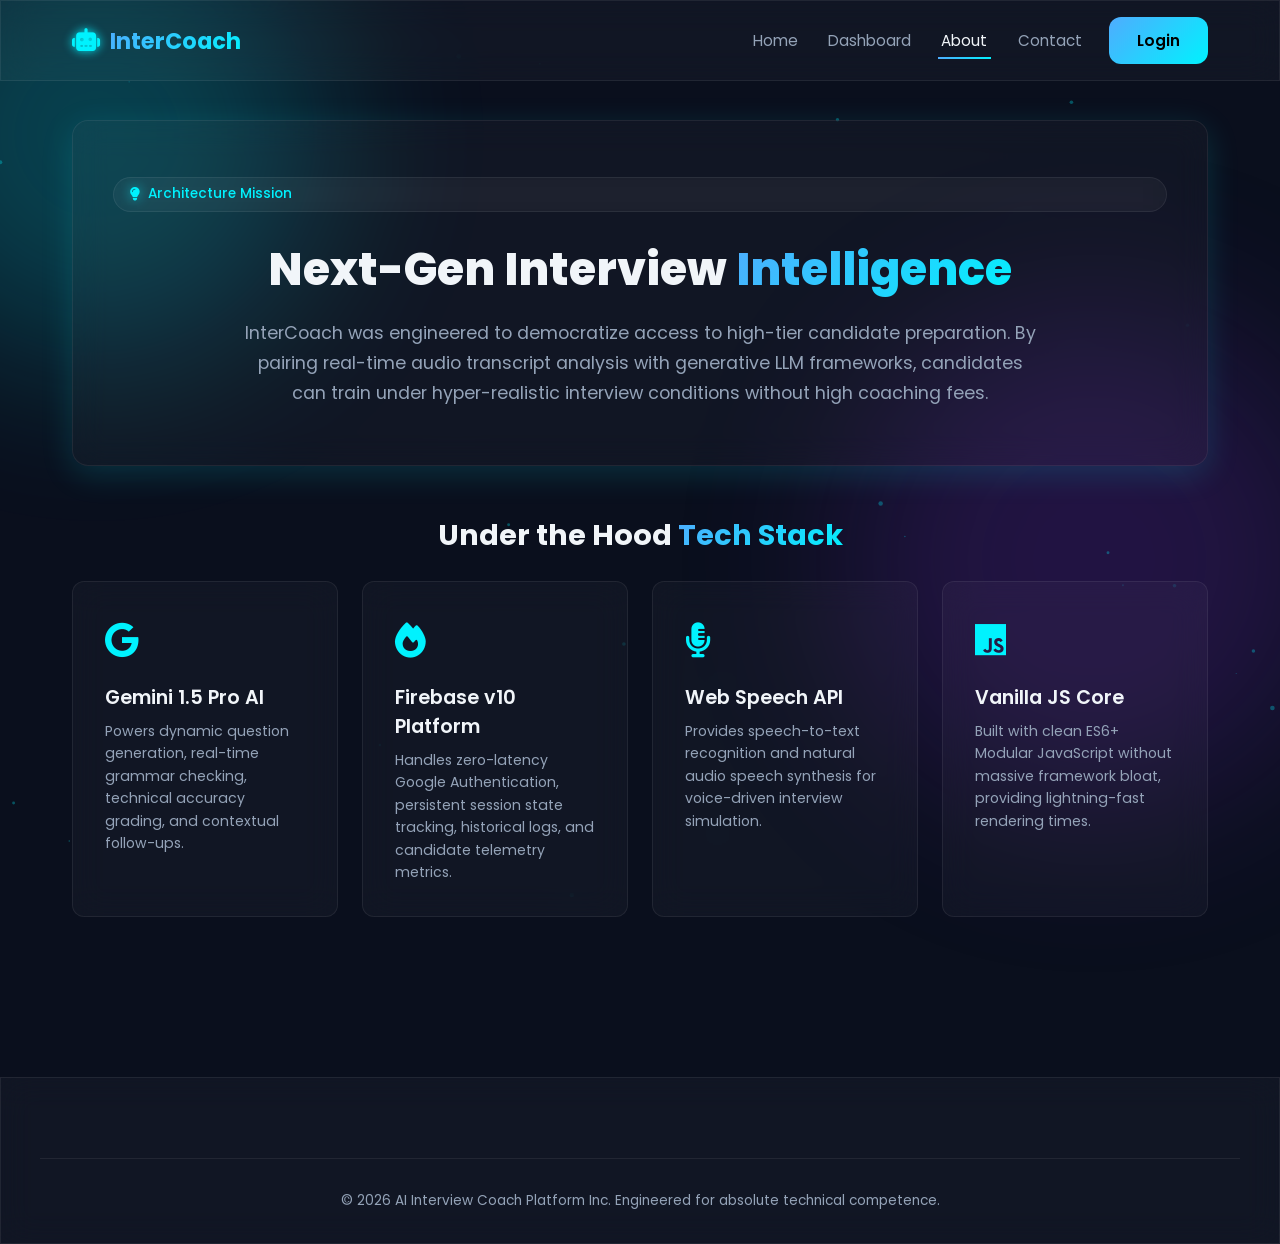
<file: about.html>
<!DOCTYPE html>
<html lang="en">
<head>
    <meta charset="UTF-8">
    <meta name="viewport" content="width=device-width, initial-scale=1.0">
    <title>AI Interview Coach - About Platform</title>
    <!-- Google Fonts -->
    <link rel="preconnect" href="https://fonts.googleapis.com">
    <link rel="preconnect" href="https://fonts.gstatic.com" crossorigin>
    <link href="https://fonts.googleapis.com/css2?family=Poppins:wght@300;400;500;600;700;800&display=swap" rel="stylesheet">
    <!-- Font Awesome Icons -->
    <link rel="stylesheet" href="https://cdnjs.cloudflare.com/ajax/libs/font-awesome/6.4.0/css/all.min.css">
    <!-- Stylesheets -->
    <link rel="stylesheet" href="css/style.css">
    <style>
        .about-workspace-container {
            max-width: 1200px;
            margin: 0 auto;
            padding: 120px 2rem 60px 2rem;
            position: relative;
            z-index: 2;
            display: flex;
            flex-direction: column;
            gap: 3rem;
        }

        .about-hero-card {
            border-radius: var(--radius-lg);
            padding: 3.5rem 2.5rem;
            text-align: center;
            box-shadow: var(--shadow-neon);
        }

        .about-hero-card h1 {
            font-size: 2.8rem;
            font-weight: 800;
            margin-bottom: 1rem;
        }

        .about-hero-card p {
            color: var(--text-muted);
            font-size: 1.1rem;
            max-width: 800px;
            margin: 0 auto;
            line-height: 1.7;
        }

        /* Technology Matrix Section */
        .tech-stack-section h2 {
            font-size: 1.8rem;
            font-weight: 700;
            margin-bottom: 1.5rem;
            text-align: center;
        }

        .tech-grid {
            display: grid;
            grid-template-columns: repeat(auto-fit, minmax(260px, 1fr));
            gap: 1.5rem;
        }

        .tech-card {
            border-radius: var(--radius-md);
            padding: 2rem;
            transition: var(--transition-smooth);
        }

        .tech-card:hover {
            transform: translateY(-5px);
            border-color: var(--cyan-glow);
        }

        .tech-card-icon {
            font-size: 2.2rem;
            color: var(--cyan-glow);
            margin-bottom: 1rem;
        }

        .tech-card h3 {
            font-size: 1.2rem;
            font-weight: 600;
            margin-bottom: 0.5rem;
        }

        .tech-card p {
            color: var(--text-muted);
            font-size: 0.88rem;
            line-height: 1.6;
        }

        /* Developer Profile Card */
        .developer-profile-card {
            border-radius: var(--radius-lg);
            padding: 3rem;
            display: grid;
            grid-template-columns: 200px 1fr;
            gap: 2.5rem;
            align-items: center;
        }

        .developer-avatar-wrapper img {
            width: 100%;
            height: 200px;
            border-radius: var(--radius-lg);
            object-fit: cover;
            border: 2px solid var(--cyan-glow);
            box-shadow: 0 0 20px rgba(0, 242, 254, 0.2);
        }

        .developer-info h3 {
            font-size: 1.8rem;
            font-weight: 700;
            margin-bottom: 0.25rem;
        }

        .developer-info h4 {
            color: var(--cyan-glow);
            font-size: 0.95rem;
            font-weight: 500;
            margin-bottom: 1rem;
        }

        .developer-info p {
            color: var(--text-muted);
            font-size: 0.95rem;
            line-height: 1.6;
            margin-bottom: 1.5rem;
        }

        .developer-socials {
            display: flex;
            gap: 1rem;
        }

        @media (max-width: 768px) {
            .developer-profile-card {
                grid-template-columns: 1fr;
                text-align: center;
            }

            .developer-avatar-wrapper {
                max-width: 200px;
                margin: 0 auto;
            }

            .developer-socials {
                justify-content: center;
            }
        }
    </style>
</head>
<body class="dark-theme">
    <!-- Background Layering -->
    <div class="blob blob-1"></div>
    <div class="blob blob-2"></div>
    <canvas id="particle-canvas"></canvas>

    <!-- Global Navigation Bar -->
    <nav class="navbar glass">
        <div class="nav-container">
            <a href="index.html" class="nav-logo">
                <i class="fa-solid fa-robot neon-text-icon"></i>
                <span class="gradient-text">InterCoach</span>
            </a>
            <ul class="nav-menu">
                <li><a href="index.html" class="nav-item">Home</a></li>
                <li><a href="dashboard.html" class="nav-item">Dashboard</a></li>
                <li><a href="about.html" class="nav-item active">About</a></li>
                <li><a href="contact.html" class="nav-item">Contact</a></li>
                <li><a href="login.html" class="btn btn-primary btn-glow">Login</a></li>
            </ul>
        </div>
    </nav>

    <!-- Main Content Workspace -->
    <main class="about-workspace-container">
        
        <!-- Platform Hero Banner -->
        <section class="about-hero-card glass">
            <div class="badge glass">
                <i class="fa-solid fa-lightbulb text-glow"></i> Architecture Mission
            </div>
            <h1>Next-Gen Interview <span class="gradient-text">Intelligence</span></h1>
            <p>
                InterCoach was engineered to democratize access to high-tier candidate preparation. By pairing real-time audio transcript analysis with generative LLM frameworks, candidates can train under hyper-realistic interview conditions without high coaching fees.
            </p>
        </section>

        <!-- Technology Stack Grid -->
        <section class="tech-stack-section">
            <h2>Under the Hood <span class="gradient-text">Tech Stack</span></h2>
            <div class="tech-grid">
                <div class="tech-card glass">
                    <div class="tech-card-icon"><i class="fa-brands fa-google"></i></div>
                    <h3>Gemini 1.5 Pro AI</h3>
                    <p>Powers dynamic question generation, real-time grammar checking, technical accuracy grading, and contextual follow-ups.</p>
                </div>
                <div class="tech-card glass">
                    <div class="tech-card-icon"><i class="fa-solid fa-fire"></i></div>
                    <h3>Firebase v10 Platform</h3>
                    <p>Handles zero-latency Google Authentication, persistent session state tracking, historical logs, and candidate telemetry metrics.</p>
                </div>
                <div class="tech-card glass">
                    <div class="tech-card-icon"><i class="fa-solid fa-microphone-lines"></i></div>
                    <h3>Web Speech API</h3>
                    <p>Provides speech-to-text recognition and natural audio speech synthesis for voice-driven interview simulation.</p>
                </div>
                <div class="tech-card glass">
                    <div class="tech-card-icon"><i class="fa-brands fa-js"></i></div>
                    <h3>Vanilla JS Core</h3>
                    <p>Built with clean ES6+ Modular JavaScript without massive framework bloat, providing lightning-fast rendering times.</p>
                </div>
            </div>
        </section>



    </main>

    <!-- Footer Component -->
    <footer class="footer-component glass">
        <div class="footer-bottom-bar text-center">
            <p>&copy; 2026 AI Interview Coach Platform Inc. Engineered for absolute technical competence.</p>
        </div>
    </footer>

    <!-- Shared Core Utility Layer -->
    <script type="module" src="js/utils.js"></script>
    <script>
        document.addEventListener('DOMContentLoaded', () => {
            // Background Canvas Engine
            const canvas = document.getElementById('particle-canvas');
            if(canvas) {
                const ctx = canvas.getContext('2d');
                let particles = [];
                function resize() { canvas.width = window.innerWidth; canvas.height = window.innerHeight; }
                resize(); window.addEventListener('resize', resize);

                class Particle {
                    constructor() {
                        this.x = Math.random() * canvas.width;
                        this.y = Math.random() * canvas.height;
                        this.size = Math.random() * 2 + 0.5;
                        this.speedX = Math.random() * 0.3 - 0.15;
                        this.speedY = Math.random() * 0.3 - 0.15;
                    }
                    update() {
                        this.x += this.speedX; this.y += this.speedY;
                        if(this.x > canvas.width || this.x < 0) this.speedX *= -1;
                        if(this.y > canvas.height || this.y < 0) this.speedY *= -1;
                    }
                    draw() {
                        ctx.fillStyle = 'rgba(0, 242, 254, 0.3)';
                        ctx.beginPath(); ctx.arc(this.x, this.y, this.size, 0, Math.PI * 2); ctx.fill();
                    }
                }
                for(let i=0; i<40; i++) particles.push(new Particle());
                function animate() {
                    ctx.clearRect(0, 0, canvas.width, canvas.height);
                    particles.forEach(p => { p.update(); p.draw(); });
                    requestAnimationFrame(animate);
                }
                animate();
            }
        });
    </script>
</body>
</html>
</file>
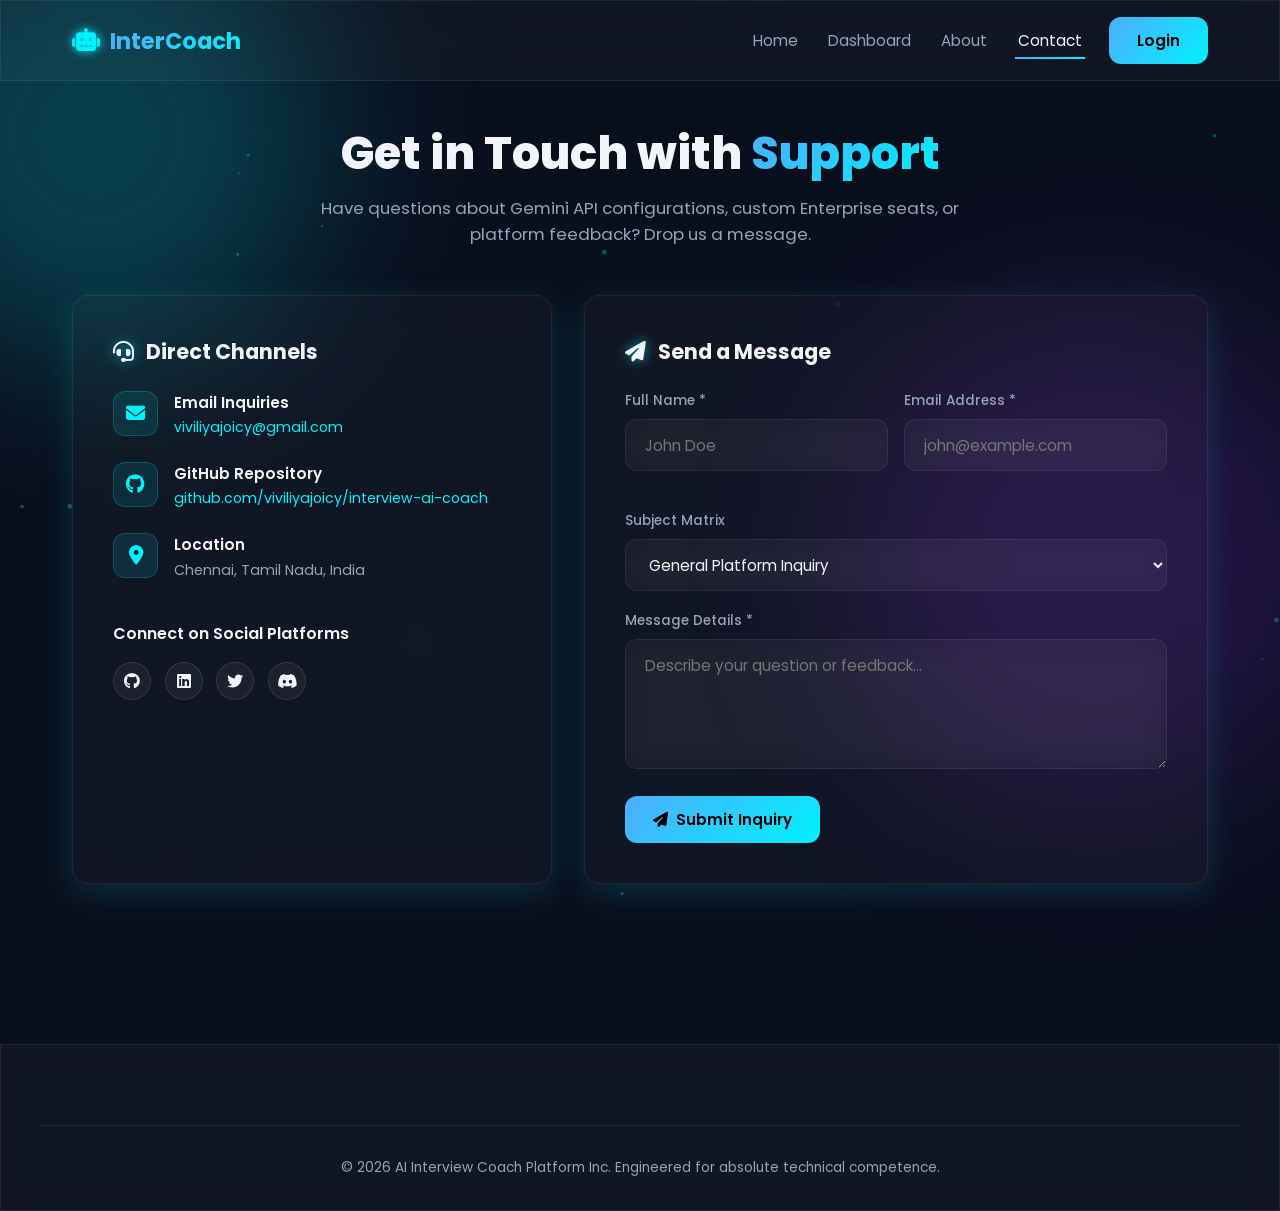
<file: contact.html>
<!DOCTYPE html>
<html lang="en">
<head>
    <meta charset="UTF-8">
    <meta name="viewport" content="width=device-width, initial-scale=1.0">
    <title>AI Interview Coach - Contact & Support</title>
    <!-- Google Fonts -->
    <link rel="preconnect" href="https://fonts.googleapis.com">
    <link rel="preconnect" href="https://fonts.gstatic.com" crossorigin>
    <link href="https://fonts.googleapis.com/css2?family=Poppins:wght@300;400;500;600;700;800&display=swap" rel="stylesheet">
    <!-- Font Awesome Icons -->
    <link rel="stylesheet" href="https://cdnjs.cloudflare.com/ajax/libs/font-awesome/6.4.0/css/all.min.css">
    <!-- Base App Stylesheet -->
    <link rel="stylesheet" href="css/style.css">
    <style>
        .contact-workspace-container {
            max-width: 1200px;
            margin: 0 auto;
            padding: 120px 2rem 60px 2rem;
            position: relative;
            z-index: 2;
            display: flex;
            flex-direction: column;
            gap: 3rem;
        }

        .contact-header {
            text-align: center;
            max-width: 700px;
            margin: 0 auto;
        }

        .contact-header h1 {
            font-size: 2.8rem;
            font-weight: 800;
            margin-bottom: 0.5rem;
        }

        .contact-header p {
            color: var(--text-muted);
            font-size: 1.05rem;
        }

        /* Layout Grid */
        .contact-grid {
            display: grid;
            grid-template-columns: 1fr 1.3fr;
            gap: 2rem;
        }

        .contact-info-card, .contact-form-card {
            border-radius: var(--radius-lg);
            padding: 2.5rem;
            box-shadow: var(--shadow-neon);
        }

        .contact-info-card h3, .contact-form-card h3 {
            font-size: 1.3rem;
            font-weight: 700;
            margin-bottom: 1.5rem;
            display: flex;
            align-items: center;
            gap: 0.75rem;
        }

        /* Information Details List */
        .info-channels-list {
            display: flex;
            flex-direction: column;
            gap: 1.5rem;
            margin-bottom: 2.5rem;
        }

        .channel-item {
            display: flex;
            align-items: flex-start;
            gap: 1rem;
        }

        .channel-icon {
            width: 45px;
            height: 45px;
            border-radius: var(--radius-md);
            background: rgba(0, 242, 254, 0.1);
            color: var(--cyan-glow);
            display: flex;
            align-items: center;
            justify-content: center;
            font-size: 1.2rem;
            flex-shrink: 0;
            border: 1px solid rgba(0, 242, 254, 0.2);
        }

        .channel-details h5 {
            font-size: 0.95rem;
            font-weight: 600;
            margin-bottom: 0.2rem;
        }

        .channel-details p {
            color: var(--text-muted);
            font-size: 0.88rem;
        }

        .channel-details a {
            color: var(--cyan-glow);
            text-decoration: none;
            transition: var(--transition-smooth);
            word-break: break-all;
        }

        .channel-details a:hover {
            text-decoration: underline;
        }

        /* Social Connection Grid */
        .social-connect-box h4 {
            font-size: 1rem;
            font-weight: 600;
            margin-bottom: 1rem;
        }

        .social-buttons-row {
            display: flex;
            gap: 0.85rem;
        }

        .social-icon-btn {
            width: 38px;
            height: 38px;
            border-radius: 50%;
            background: rgba(255, 255, 255, 0.05);
            color: var(--text-main);
            display: flex;
            align-items: center;
            justify-content: center;
            text-decoration: none;
            border: 1px solid rgba(255, 255, 255, 0.1);
            transition: var(--transition-smooth);
        }

        .social-icon-btn:hover {
            background: rgba(0, 242, 254, 0.15);
            color: var(--cyan-glow);
            border-color: var(--cyan-glow);
        }

        /* Form Controls */
        .form-group-row {
            display: grid;
            grid-template-columns: 1fr 1fr;
            gap: 1rem;
            margin-bottom: 1.25rem;
        }

        .form-field {
            margin-bottom: 1.25rem;
        }

        .form-field label {
            display: block;
            font-size: 0.85rem;
            color: var(--text-muted);
            margin-bottom: 0.5rem;
            font-weight: 500;
        }

        .textarea-contact {
            resize: vertical;
            min-height: 130px;
            font-family: inherit;
        }

        .status-alert-message {
            padding: 1rem;
            border-radius: var(--radius-md);
            font-size: 0.88rem;
            margin-bottom: 1.25rem;
            display: flex;
            align-items: center;
            gap: 0.6rem;
        }

        .status-alert-message.success {
            background: rgba(57, 255, 20, 0.1);
            border: 1px solid rgba(57, 255, 20, 0.2);
            color: var(--accent-neon);
        }

        .status-alert-message.hidden {
            display: none !important;
        }

        @media (max-width: 992px) {
            .contact-grid {
                grid-template-columns: 1fr;
            }
            .form-group-row {
                grid-template-columns: 1fr;
            }
        }
    </style>
</head>
<body class="dark-theme">
    <!-- Background Layering -->
    <div class="blob blob-1"></div>
    <div class="blob blob-2"></div>
    <canvas id="particle-canvas"></canvas>

    <!-- Navigation Bar -->
    <nav class="navbar glass">
        <div class="nav-container">
            <a href="index.html" class="nav-logo">
                <i class="fa-solid fa-robot neon-text-icon"></i>
                <span class="gradient-text">InterCoach</span>
            </a>
            <ul class="nav-menu">
                <li><a href="index.html" class="nav-item">Home</a></li>
                <li><a href="dashboard.html" class="nav-item">Dashboard</a></li>
                <li><a href="about.html" class="nav-item">About</a></li>
                <li><a href="contact.html" class="nav-item active">Contact</a></li>
                <li><a href="login.html" class="btn btn-primary btn-glow">Login</a></li>
            </ul>
        </div>
    </nav>

    <!-- Main Content Area -->
    <main class="contact-workspace-container">
        
        <header class="contact-header">
            <h1>Get in Touch with <span class="gradient-text">Support</span></h1>
            <p>Have questions about Gemini API configurations, custom Enterprise seats, or platform feedback? Drop us a message.</p>
        </header>

        <div class="contact-grid">
            
            <!-- Info Side Panel -->
            <aside class="contact-info-card glass">
                <h3><i class="fa-solid fa-headset text-glow"></i> Direct Channels</h3>
                
                <div class="info-channels-list">
                    <!-- Email Channel -->
                    <div class="channel-item">
                        <div class="channel-icon"><i class="fa-solid fa-envelope"></i></div>
                        <div class="channel-details">
                            <h5>Email Inquiries</h5>
                            <p><a href="mailto:viviliyajoicy@gmail.com">viviliyajoicy@gmail.com</a></p>
                        </div>
                    </div>

                    <!-- GitHub Channel -->
                    <div class="channel-item">
                        <div class="channel-icon"><i class="fa-brands fa-github"></i></div>
                        <div class="channel-details">
                            <h5>GitHub Repository</h5>
                            <p>
                                <a href="https://github.com/viviliyajoicy/interview-ai-coach" target="_blank" rel="noopener">
                                    github.com/viviliyajoicy/interview-ai-coach
                                </a>
                            </p>
                        </div>
                    </div>

                    <!-- Location Channel -->
                    <div class="channel-item">
                        <div class="channel-icon"><i class="fa-solid fa-location-dot"></i></div>
                        <div class="channel-details">
                            <h5>Location</h5>
                            <p>Chennai, Tamil Nadu, India</p>
                        </div>
                    </div>
                </div>

                <!-- Social Connections Block -->
                <div class="social-connect-box">
                    <h4>Connect on Social Platforms</h4>
                    <div class="social-buttons-row">
                        <a href="https://github.com/viviliyajoicy" target="_blank" class="social-icon-btn"><i class="fa-brands fa-github"></i></a>
                        <a href="#" class="social-icon-btn"><i class="fa-brands fa-linkedin"></i></a>
                        <a href="#" class="social-icon-btn"><i class="fa-brands fa-twitter"></i></a>
                        <a href="#" class="social-icon-btn"><i class="fa-brands fa-discord"></i></a>
                    </div>
                </div>
            </aside>

            <!-- Interactive Contact Form -->
            <section class="contact-form-card glass">
                <h3><i class="fa-solid fa-paper-plane text-glow"></i> Send a Message</h3>
                
                <div id="contact-status-alert" class="status-alert-message success hidden">
                    <i class="fa-solid fa-circle-check"></i>
                    <span>Thank you! Your message has been received. Our engineering team will respond within 24 hours.</span>
                </div>

                <form id="contact-support-form">
                    <div class="form-group-row">
                        <div class="form-field">
                            <label for="contact-name">Full Name *</label>
                            <input type="text" id="contact-name" class="input-field-global glass" placeholder="John Doe" required>
                        </div>
                        <div class="form-field">
                            <label for="contact-email">Email Address *</label>
                            <input type="email" id="contact-email" class="input-field-global glass" placeholder="john@example.com" required>
                        </div>
                    </div>

                    <div class="form-field">
                        <label for="contact-subject">Subject Matrix</label>
                        <select id="contact-subject" class="input-field-global glass">
                            <option value="General Inquiry">General Platform Inquiry</option>
                            <option value="API Configuration">API Configuration & Gemini Key</option>
                            <option value="Bug Report">Technical Bug Report</option>
                            <option value="Enterprise Tier">Enterprise Account Plan</option>
                        </select>
                    </div>

                    <div class="form-field">
                        <label for="contact-message">Message Details *</label>
                        <textarea id="contact-message" class="input-field-global glass textarea-contact" placeholder="Describe your question or feedback..." required></textarea>
                    </div>

                    <button type="submit" class="btn btn-primary btn-glow btn-full-width">
                        <i class="fa-solid fa-paper-plane"></i> Submit Inquiry
                    </button>
                </form>
            </section>

        </div>
    </main>

    <!-- Footer Component -->
    <footer class="footer-component glass">
        <div class="footer-bottom-bar text-center">
            <p>&copy; 2026 AI Interview Coach Platform Inc. Engineered for absolute technical competence.</p>
        </div>
    </footer>

    <!-- Scripts -->
    <script type="module" src="js/utils.js"></script>
    <script>
        document.addEventListener('DOMContentLoaded', () => {
            // Form submission logic
            const contactForm = document.getElementById('contact-support-form');
            const alertBox = document.getElementById('contact-status-alert');

            if(contactForm) {
                contactForm.addEventListener('submit', (e) => {
                    e.preventDefault();
                    contactForm.reset();
                    if(alertBox) {
                        alertBox.classList.remove('hidden');
                        setTimeout(() => {
                            alertBox.classList.add('hidden');
                        }, 5000);
                    }
                });
            }

            // Canvas Background Particles
            const canvas = document.getElementById('particle-canvas');
            if(canvas) {
                const ctx = canvas.getContext('2d');
                let particles = [];
                function resize() { canvas.width = window.innerWidth; canvas.height = window.innerHeight; }
                resize(); window.addEventListener('resize', resize);

                class Particle {
                    constructor() {
                        this.x = Math.random() * canvas.width;
                        this.y = Math.random() * canvas.height;
                        this.size = Math.random() * 2 + 0.5;
                        this.speedX = Math.random() * 0.3 - 0.15;
                        this.speedY = Math.random() * 0.3 - 0.15;
                    }
                    update() {
                        this.x += this.speedX; this.y += this.speedY;
                        if(this.x > canvas.width || this.x < 0) this.speedX *= -1;
                        if(this.y > canvas.height || this.y < 0) this.speedY *= -1;
                    }
                    draw() {
                        ctx.fillStyle = 'rgba(0, 242, 254, 0.3)';
                        ctx.beginPath(); ctx.arc(this.x, this.y, this.size, 0, Math.PI * 2); ctx.fill();
                    }
                }
                for(let i=0; i<40; i++) particles.push(new Particle());
                function animate() {
                    ctx.clearRect(0, 0, canvas.width, canvas.height);
                    particles.forEach(p => { p.update(); p.draw(); });
                    requestAnimationFrame(animate);
                }
                animate();
            }
        });
    </script>
</body>
</html>
</file>
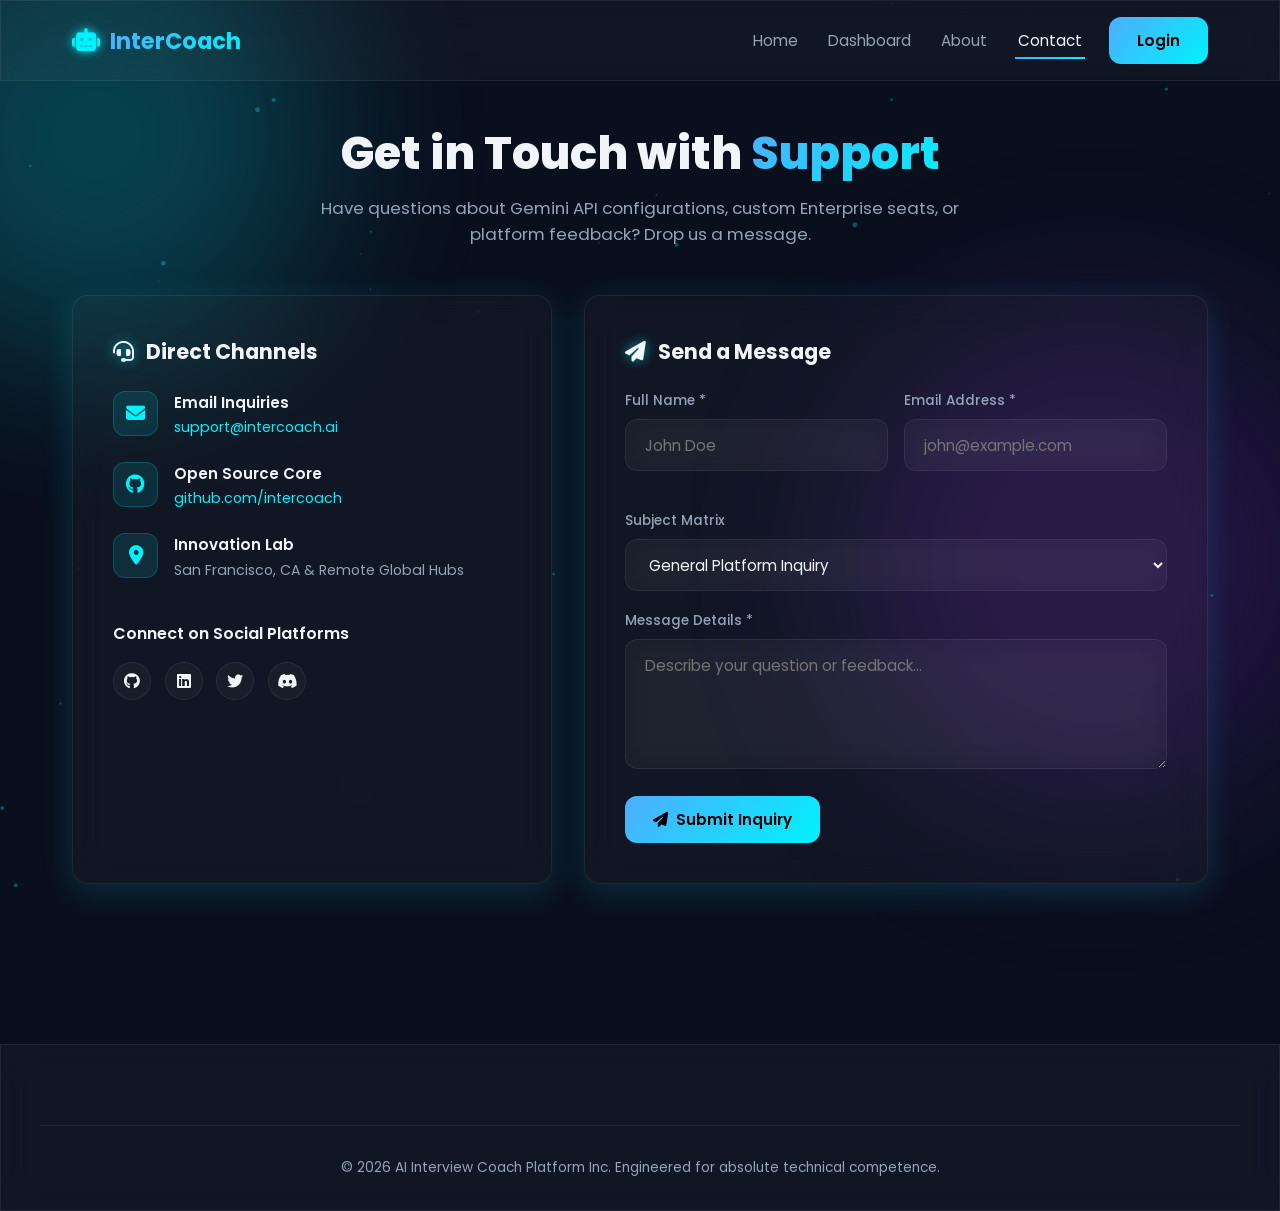
<file: contect.html>
<!DOCTYPE html>
<html lang="en">
<head>
    <meta charset="UTF-8">
    <meta name="viewport" content="width=device-width, initial-scale=1.0">
    <title>AI Interview Coach - Contact & Support</title>
    <!-- Google Fonts -->
    <link rel="preconnect" href="https://fonts.googleapis.com">
    <link rel="preconnect" href="https://fonts.gstatic.com" crossorigin>
    <link href="https://fonts.googleapis.com/css2?family=Poppins:wght@300;400;500;600;700;800&display=swap" rel="stylesheet">
    <!-- Font Awesome Icons -->
    <link rel="stylesheet" href="https://cdnjs.cloudflare.com/ajax/libs/font-awesome/6.4.0/css/all.min.css">
    <!-- Base App Stylesheet -->
    <link rel="stylesheet" href="css/style.css">
    <style>
        .contact-workspace-container {
            max-width: 1200px;
            margin: 0 auto;
            padding: 120px 2rem 60px 2rem;
            position: relative;
            z-index: 2;
            display: flex;
            flex-direction: column;
            gap: 3rem;
        }

        .contact-header {
            text-align: center;
            max-width: 700px;
            margin: 0 auto;
        }

        .contact-header h1 {
            font-size: 2.8rem;
            font-weight: 800;
            margin-bottom: 0.5rem;
        }

        .contact-header p {
            color: var(--text-muted);
            font-size: 1.05rem;
        }

        /* Layout Grid */
        .contact-grid {
            display: grid;
            grid-template-columns: 1fr 1.3fr;
            gap: 2rem;
        }

        .contact-info-card, .contact-form-card {
            border-radius: var(--radius-lg);
            padding: 2.5rem;
            box-shadow: var(--shadow-neon);
        }

        .contact-info-card h3, .contact-form-card h3 {
            font-size: 1.3rem;
            font-weight: 700;
            margin-bottom: 1.5rem;
            display: flex;
            align-items: center;
            gap: 0.75rem;
        }

        /* Information Details List */
        .info-channels-list {
            display: flex;
            flex-direction: column;
            gap: 1.5rem;
            margin-bottom: 2.5rem;
        }

        .channel-item {
            display: flex;
            align-items: flex-start;
            gap: 1rem;
        }

        .channel-icon {
            width: 45px;
            height: 45px;
            border-radius: var(--radius-md);
            background: rgba(0, 242, 254, 0.1);
            color: var(--cyan-glow);
            display: flex;
            align-items: center;
            justify-content: center;
            font-size: 1.2rem;
            flex-shrink: 0;
            border: 1px solid rgba(0, 242, 254, 0.2);
        }

        .channel-details h5 {
            font-size: 0.95rem;
            font-weight: 600;
            margin-bottom: 0.2rem;
        }

        .channel-details p {
            color: var(--text-muted);
            font-size: 0.88rem;
        }

        .channel-details a {
            color: var(--cyan-glow);
            text-decoration: none;
            transition: var(--transition-smooth);
        }

        .channel-details a:hover {
            text-decoration: underline;
        }

        /* Social Connection Grid */
        .social-connect-box h4 {
            font-size: 1rem;
            font-weight: 600;
            margin-bottom: 1rem;
        }

        .social-buttons-row {
            display: flex;
            gap: 0.85rem;
        }

        /* Form Controls */
        .form-group-row {
            display: grid;
            grid-template-columns: 1fr 1fr;
            gap: 1rem;
            margin-bottom: 1.25rem;
        }

        .form-field {
            margin-bottom: 1.25rem;
        }

        .form-field label {
            display: block;
            font-size: 0.85rem;
            color: var(--text-muted);
            margin-bottom: 0.5rem;
            font-weight: 500;
        }

        .textarea-contact {
            resize: vertical;
            min-height: 130px;
            font-family: inherit;
        }

        .status-alert-message {
            padding: 1rem;
            border-radius: var(--radius-md);
            font-size: 0.88rem;
            margin-bottom: 1.25rem;
            display: flex;
            align-items: center;
            gap: 0.6rem;
        }

        .status-alert-message.success {
            background: rgba(57, 255, 20, 0.1);
            border: 1px solid rgba(57, 255, 20, 0.2);
            color: var(--accent-neon);
        }

        .status-alert-message.hidden {
            display: none !important;
        }

        @media (max-width: 992px) {
            .contact-grid {
                grid-template-columns: 1fr;
            }
            .form-group-row {
                grid-template-columns: 1fr;
            }
        }
    </style>
</head>
<body class="dark-theme">
    <!-- Background Layering -->
    <div class="blob blob-1"></div>
    <div class="blob blob-2"></div>
    <canvas id="particle-canvas"></canvas>

    <!-- Navigation Bar -->
    <nav class="navbar glass">
        <div class="nav-container">
            <a href="index.html" class="nav-logo">
                <i class="fa-solid fa-robot neon-text-icon"></i>
                <span class="gradient-text">InterCoach</span>
            </a>
            <ul class="nav-menu">
                <li><a href="index.html" class="nav-item">Home</a></li>
                <li><a href="dashboard.html" class="nav-item">Dashboard</a></li>
                <li><a href="about.html" class="nav-item">About</a></li>
                <li><a href="contact.html" class="nav-item active">Contact</a></li>
                <li><a href="login.html" class="btn btn-primary btn-glow">Login</a></li>
            </ul>
        </div>
    </nav>

    <!-- Main Content Area -->
    <main class="contact-workspace-container">
        
        <header class="contact-header">
            <h1>Get in Touch with <span class="gradient-text">Support</span></h1>
            <p>Have questions about Gemini API configurations, custom Enterprise seats, or platform feedback? Drop us a message.</p>
        </header>

        <div class="contact-grid">
            
            <!-- Info Side Panel -->
            <aside class="contact-info-card glass">
                <h3><i class="fa-solid fa-headset text-glow"></i> Direct Channels</h3>
                
                <div class="info-channels-list">
                    <div class="channel-item">
                        <div class="channel-icon"><i class="fa-solid fa-envelope"></i></div>
                        <div class="channel-details">
                            <h5>Email Inquiries</h5>
                            <p><a href="mailto:support@intercoach.ai">support@intercoach.ai</a></p>
                        </div>
                    </div>

                    <div class="channel-item">
                        <div class="channel-icon"><i class="fa-brands fa-github"></i></div>
                        <div class="channel-details">
                            <h5>Open Source Core</h5>
                            <p><a href="https://github.com" target="_blank" rel="noopener">github.com/intercoach</a></p>
                        </div>
                    </div>

                    <div class="channel-item">
                        <div class="channel-icon"><i class="fa-solid fa-location-dot"></i></div>
                        <div class="channel-details">
                            <h5>Innovation Lab</h5>
                            <p>San Francisco, CA & Remote Global Hubs</p>
                        </div>
                    </div>
                </div>

                <div class="social-connect-box">
                    <h4>Connect on Social Platforms</h4>
                    <div class="social-buttons-row">
                        <a href="#" class="social-icon-btn"><i class="fa-brands fa-github"></i></a>
                        <a href="#" class="social-icon-btn"><i class="fa-brands fa-linkedin"></i></a>
                        <a href="#" class="social-icon-btn"><i class="fa-brands fa-twitter"></i></a>
                        <a href="#" class="social-icon-btn"><i class="fa-brands fa-discord"></i></a>
                    </div>
                </div>
            </aside>

            <!-- Interactive Contact Form -->
            <section class="contact-form-card glass">
                <h3><i class="fa-solid fa-paper-plane text-glow"></i> Send a Message</h3>
                
                <div id="contact-status-alert" class="status-alert-message success hidden">
                    <i class="fa-solid fa-circle-check"></i>
                    <span>Thank you! Your message has been received. Our engineering team will respond within 24 hours.</span>
                </div>

                <form id="contact-support-form">
                    <div class="form-group-row">
                        <div class="form-field">
                            <label for="contact-name">Full Name *</label>
                            <input type="text" id="contact-name" class="input-field-global glass" placeholder="John Doe" required>
                        </div>
                        <div class="form-field">
                            <label for="contact-email">Email Address *</label>
                            <input type="email" id="contact-email" class="input-field-global glass" placeholder="john@example.com" required>
                        </div>
                    </div>

                    <div class="form-field">
                        <label for="contact-subject">Subject Matrix</label>
                        <select id="contact-subject" class="input-field-global glass">
                            <option value="General Inquiry">General Platform Inquiry</option>
                            <option value="API Configuration">API Configuration & Gemini Key</option>
                            <option value="Bug Report">Technical Bug Report</option>
                            <option value="Enterprise Tier">Enterprise Account Plan</option>
                        </select>
                    </div>

                    <div class="form-field">
                        <label for="contact-message">Message Details *</label>
                        <textarea id="contact-message" class="input-field-global glass textarea-contact" placeholder="Describe your question or feedback..." required></textarea>
                    </div>

                    <button type="submit" class="btn btn-primary btn-glow btn-full-width">
                        <i class="fa-solid fa-paper-plane"></i> Submit Inquiry
                    </button>
                </form>
            </section>

        </div>
    </main>

    <!-- Footer Component -->
    <footer class="footer-component glass">
        <div class="footer-bottom-bar text-center">
            <p>&copy; 2026 AI Interview Coach Platform Inc. Engineered for absolute technical competence.</p>
        </div>
    </footer>

    <!-- Scripts -->
    <script src="js/utils.js"></script>
    <script>
        document.addEventListener('DOMContentLoaded', () => {
            // Form submission logic
            const contactForm = document.getElementById('contact-support-form');
            const alertBox = document.getElementById('contact-status-alert');

            if(contactForm) {
                contactForm.addEventListener('submit', (e) => {
                    e.preventDefault();
                    contactForm.reset();
                    if(alertBox) {
                        alertBox.classList.remove('hidden');
                        setTimeout(() => {
                            alertBox.classList.add('hidden');
                        }, 5000);
                    }
                });
            }

            // Canvas Background Particles
            const canvas = document.getElementById('particle-canvas');
            if(canvas) {
                const ctx = canvas.getContext('2d');
                let particles = [];
                function resize() { canvas.width = window.innerWidth; canvas.height = window.innerHeight; }
                resize(); window.addEventListener('resize', resize);

                class Particle {
                    constructor() {
                        this.x = Math.random() * canvas.width;
                        this.y = Math.random() * canvas.height;
                        this.size = Math.random() * 2 + 0.5;
                        this.speedX = Math.random() * 0.3 - 0.15;
                        this.speedY = Math.random() * 0.3 - 0.15;
                    }
                    update() {
                        this.x += this.speedX; this.y += this.speedY;
                        if(this.x > canvas.width || this.x < 0) this.speedX *= -1;
                        if(this.y > canvas.height || this.y < 0) this.speedY *= -1;
                    }
                    draw() {
                        ctx.fillStyle = 'rgba(0, 242, 254, 0.3)';
                        ctx.beginPath(); ctx.arc(this.x, this.y, this.size, 0, Math.PI * 2); ctx.fill();
                    }
                }
                for(let i=0; i<40; i++) particles.push(new Particle());
                function animate() {
                    ctx.clearRect(0, 0, canvas.width, canvas.height);
                    particles.forEach(p => { p.update(); p.draw(); });
                    requestAnimationFrame(animate);
                }
                animate();
            }
        });
    </script>
</body>
</html>
</file>
<file: css/style.css>
/* ==========================================================================
   AI INTERVIEW COACH - SYSTEM CORE STYLESHEET (css/style.css)
   ========================================================================== */

/* 1. ARCHITECTURAL DESIGN SYSTEM TOKENS */
:root {
    --bg-primary: #0a0f1d;
    --bg-secondary: rgba(16, 24, 48, 0.7);
    --glass-bg: rgba(255, 255, 255, 0.03);
    --glass-border: rgba(255, 255, 255, 0.07);
    --glass-highlight: rgba(255, 255, 255, 0.1);
    
    /* Neon Glow Fluid System */
    --cyan-glow: #00f2fe;
    --purple-glow: #4facfe;
    --accent-neon: #39ff14;
    --accent-warn: #ff007f;
    
    /* Semantic Typography Gradients */
    --text-main: #f1f5f9;
    --text-muted: #94a3b8;
    --gradient-primary: linear-gradient(135deg, #4facfe 0%, #00f2fe 100%);
    --gradient-dark: linear-gradient(135deg, #0f172a 0%, #1e293b 100%);
    
    /* Transitions & Layering Coordinates */
    --transition-smooth: all 0.4s cubic-bezier(0.25, 0.8, 0.25, 1);
    --shadow-neon: 0 8px 32px 0 rgba(0, 242, 254, 0.15);
    --radius-lg: 16px;
    --radius-md: 12px;
}

/* 2. BASE RESET & VIEWPORT CALIBRATION */
* {
    box-sizing: border-box;
    margin: 0;
    padding: 0;
    font-family: 'Poppins', sans-serif;
    scroll-behavior: smooth;
}

body {
    background-color: var(--bg-primary);
    color: var(--text-main);
    overflow-x: hidden;
    position: relative;
    min-height: 100vh;
}

body.dark-theme {
    background-color: var(--bg-primary);
}

/* 3. HIGH-PERFORMANCE HARDWARE ANIMATION ENGINES */
@keyframes floatAnimation {
    0% { transform: translateY(0px) rotate(0deg); }
    50% { transform: translateY(-15px) rotate(3deg); }
    100% { transform: translateY(0px) rotate(0deg); }
}

@keyframes pulseBlob {
    0% { transform: scale(1) translate(0px, 0px); }
    33% { transform: scale(1.1) translate(30px, -50px); }
    66% { transform: scale(0.9) translate(-20px, 20px); }
    100% { transform: scale(1) translate(0px, 0px); }
}

/* Canvas & Floating Background Blobs Layout */
#particle-canvas {
    position: fixed;
    top: 0;
    left: 0;
    width: 100%;
    height: 100%;
    z-index: 1;
    pointer-events: none;
}

.blob {
    position: fixed;
    border-radius: 50%;
    filter: blur(90px);
    opacity: 0.22;
    z-index: 0;
    pointer-events: none;
    animation: pulseBlob 12s infinite alternate linear;
}

.blob-1 {
    top: -10%;
    left: -10%;
    width: 450px;
    height: 450px;
    background: var(--cyan-glow);
}

.blob-2 {
    bottom: 10%;
    right: -5%;
    width: 500px;
    height: 500px;
    background: #7928ca;
    animation-delay: 2s;
}

.blob-3 {
    top: 40%;
    left: 50%;
    width: 350px;
    height: 350px;
    background: var(--purple-glow);
    animation-delay: 4s;
}

/* 4. GLASSMORPHISM CORE ARCHITECTURE */
.glass {
    background: var(--glass-bg);
    backdrop-filter: blur(16px);
    -webkit-backdrop-filter: blur(16px);
    border: 1px solid var(--glass-border);
}

.glass:hover {
    border-color: var(--glass-highlight);
}

/* 5. TYPOGRAPHY & DESIGN SYSTEM UTILITIES */
.gradient-text {
    background: var(--gradient-primary);
    -webkit-background-clip: text;
    -webkit-text-fill-color: transparent;
    display: inline-block;
}

.text-glow {
    text-shadow: 0 0 12px rgba(0, 242, 254, 0.6);
}

.text-center { text-align: center; }

/* Grid Scaffolding */
.grid-3 {
    display: grid;
    grid-template-columns: repeat(auto-fit, minmax(300px, 1fr));
    gap: 2rem;
}

.grid-4 {
    display: grid;
    grid-template-columns: repeat(auto-fit, minmax(220px, 1fr));
    gap: 1.5rem;
}

/* 6. BUTTONS & RIPPLE INTERACTIONS */
.btn {
    padding: 0.75rem 1.75rem;
    border-radius: var(--radius-md);
    font-size: 0.95rem;
    font-weight: 500;
    cursor: pointer;
    transition: var(--transition-smooth);
    display: inline-flex;
    align-items: center;
    justify-content: center;
    gap: 0.5rem;
    border: none;
    text-decoration: none;
}

.btn-primary {
    background: var(--gradient-primary);
    color: #000;
    font-weight: 600;
}

.btn-primary:hover {
    transform: translateY(-2px);
    box-shadow: 0 0 20px rgba(0, 242, 254, 0.4);
}

.btn-secondary {
    color: var(--text-main);
}

.btn-secondary:hover {
    background: rgba(255, 255, 255, 0.08);
    transform: translateY(-2px);
}

.btn-glow {
    position: relative;
}
.btn-glow::after {
    content: '';
    position: absolute;
    top: 0; left: 0; right: 0; bottom: 0;
    border-radius: var(--radius-md);
    box-shadow: 0 0 15px var(--cyan-glow);
    opacity: 0;
    transition: var(--transition-smooth);
    z-index: -1;
}
.btn-glow:hover::after {
    opacity: 1;
}

.btn-icon-only {
    width: 45px;
    height: 45px;
    padding: 0;
    border-radius: var(--radius-md);
}

/* 7. REUSABLE INPUT CONFIGURATION */
.input-field-global {
    width: 100%;
    padding: 0.85rem 1.2rem;
    border-radius: var(--radius-md);
    color: var(--text-main);
    font-size: 0.95rem;
    outline: none;
    transition: var(--transition-smooth);
}
.input-field-global:focus {
    border-color: var(--cyan-glow);
    box-shadow: 0 0 10px rgba(0, 242, 254, 0.2);
}

/* 8. NAVBAR STRUCTURAL ENGINEERING */
.navbar {
    position: fixed;
    top: 0;
    left: 0;
    width: 100%;
    z-index: 1000;
    border-bottom: 1px solid var(--glass-border);
}

.nav-container {
    max-width: 1200px;
    margin: 0 auto;
    padding: 1rem 2rem;
    display: flex;
    justify-content: space-between;
    align-items: center;
}

.nav-logo {
    display: flex;
    align-items: center;
    gap: 0.6rem;
    font-size: 1.4rem;
    font-weight: 700;
    text-decoration: none;
}

.neon-text-icon {
    color: var(--cyan-glow);
    text-shadow: 0 0 10px var(--cyan-glow);
}

.nav-menu {
    display: flex;
    align-items: center;
    list-style: none;
    gap: 1.5rem;
}

.nav-item {
    color: var(--text-muted);
    text-decoration: none;
    font-size: 0.95rem;
    transition: var(--transition-smooth);
    padding: 0.5rem 0.2rem;
    position: relative;
}

.nav-item:hover, .nav-item.active {
    color: var(--text-main);
}

.nav-item::after {
    content: '';
    position: absolute;
    bottom: 0; left: 0; width: 0; height: 2px;
    background: var(--gradient-primary);
    transition: var(--transition-smooth);
}

.nav-item:hover::after, .nav-item.active::after {
    width: 100%;
}

.menu-toggle {
    display: none;
    font-size: 1.3rem;
    cursor: pointer;
    color: var(--text-main);
}

/* 9. HERO REGION */
.hero-section {
    padding: 180px 2rem 100px 2rem;
    position: relative;
    z-index: 2;
}

.hero-container {
    max-width: 1200px;
    margin: 0 auto;
    display: grid;
    grid-template-columns: 1.2fr 0.8fr;
    gap: 4rem;
    align-items: center;
}

.hero-content {
    display: flex;
    flex-direction: column;
    align-items: flex-start;
}

.badge {
    padding: 0.4rem 1rem;
    border-radius: 50px;
    font-size: 0.85rem;
    font-weight: 500;
    color: var(--cyan-glow);
    margin-bottom: 1.5rem;
    display: flex;
    align-items: center;
    gap: 0.5rem;
}

.hero-content h1 {
    font-size: 3.2rem;
    font-weight: 800;
    line-height: 1.2;
    margin-bottom: 1.5rem;
}

.hero-subtitle {
    color: var(--text-muted);
    font-size: 1.1rem;
    line-height: 1.6;
    margin-bottom: 2.5rem;
    max-width: 600px;
}

.hero-actions {
    display: flex;
    gap: 1rem;
}

/* Interactive Dashboard UI Card Mock */
.interactive-glass-card {
    border-radius: var(--radius-lg);
    padding: 2rem;
    box-shadow: var(--shadow-neon);
    position: relative;
}

.floating-anim {
    animation: floatAnimation 5s ease-in-out infinite;
}

.card-header-ui {
    display: flex;
    align-items: center;
    gap: 1rem;
    border-bottom: 1px solid var(--glass-border);
    padding-bottom: 1rem;
    margin-bottom: 1.5rem;
}

.ui-dots span {
    display: inline-block;
    width: 8px; height: 8px;
    border-radius: 50%;
    margin-right: 4px;
}
.ui-dots span:nth-child(1) { background: #ff5f56; }
.ui-dots span:nth-child(2) { background: #ffbd2e; }
.ui-dots span:nth-child(3) { background: #27c93f; }
.ui-title { font-size: 0.85rem; color: var(--text-muted); font-weight: 500; }

.metrics-row {
    margin-bottom: 1.2rem;
}
.metric-label { font-size: 0.85rem; color: var(--text-muted); display: block; margin-bottom: 0.4rem; }
.progress-bar-container { height: 8px; border-radius: 4px; overflow: hidden; position: relative; width: 100%; }
.progress-bar-fill { height: 100%; border-radius: 4px; }
.progress-glow { background: linear-gradient(90deg, #4facfe, #00f2fe); }
.progress-glow-alt { background: linear-gradient(90deg, #b224ef, #7579ff); }
.progress-glow-three { background: linear-gradient(90deg, #11998e, #38ef7d); }
.metric-val { font-size: 0.85rem; font-weight: 600; float: right; margin-top: -24px; }

.card-footer-ui {
    display: flex;
    align-items: center;
    gap: 0.6rem;
    border-top: 1px solid var(--glass-border);
    padding-top: 1rem;
    margin-top: 1.5rem;
    font-size: 0.85rem;
}
.feedback-success-icon { color: var(--accent-neon); }

/* 10. STATISTICS REGION */
.stats-section {
    padding: 60px 2rem;
    position: relative;
    z-index: 2;
}
.stats-container { max-width: 1200px; margin: 0 auto; }
.stat-card {
    border-radius: var(--radius-md);
    padding: 2rem 1.5rem;
    text-align: center;
    transition: var(--transition-smooth);
}
.stat-icon-wrapper {
    font-size: 1.8rem;
    color: var(--cyan-glow);
    margin-bottom: 0.75rem;
}
.stat-card h3 { font-size: 2.2rem; font-weight: 700; margin-bottom: 0.25rem; }
.stat-card p { color: var(--text-muted); font-size: 0.9rem; }

/* 11. FEATURES BLUEPRINT REGION */
.features-section {
    padding: 100px 2rem;
    position: relative;
    z-index: 2;
}
.section-heading-wrapper { max-width: 700px; margin: 0 auto 4rem auto; }
.section-title { font-size: 2.4rem; font-weight: 700; margin-bottom: 1rem; }
.section-subtitle { color: var(--text-muted); font-size: 1.05rem; }
.features-container { max-width: 1200px; margin: 0 auto; }
.feature-card {
    border-radius: var(--radius-lg);
    padding: 2.5rem 2rem;
    transition: var(--transition-smooth);
}
.feature-icon {
    width: 50px; height: 50px;
    border-radius: var(--radius-md);
    background: rgba(0, 242, 254, 0.1);
    color: var(--cyan-glow);
    display: flex; align-items: center; justify-content: center;
    font-size: 1.4rem; margin-bottom: 1.5rem;
    border: 1px solid rgba(0, 242, 254, 0.2);
}
.feature-card h3 { font-size: 1.25rem; font-weight: 600; margin-bottom: 0.8rem; }
.feature-card p { color: var(--text-muted); font-size: 0.92rem; line-height: 1.6; }
.hover-scale:hover {
    transform: translateY(-5px);
    box-shadow: var(--shadow-neon);
    background: rgba(255, 255, 255, 0.05);
}

/* 12. SOCIAL PROOF TESTIMONIALS */
.testimonials-section { padding: 100px 2rem; position: relative; z-index: 2; }
.testimonials-container { max-width: 1200px; margin: 0 auto; }
.testimonial-card { border-radius: var(--radius-lg); padding: 2rem; display: flex; flex-direction: column; justify-content: space-between; }
.rating-stars { color: #ffbd2e; margin-bottom: 1rem; font-size: 0.85rem; }
.testimonial-body { color: var(--text-muted); font-style: italic; font-size: 0.95rem; line-height: 1.6; margin-bottom: 1.5rem; }
.testimonial-user { display: flex; align-items: center; gap: 1rem; }
.user-avatar-placeholder { width: 45px; height: 45px; border-radius: 50%; background: var(--glass-highlight); display: flex; align-items: center; justify-content: center; font-size: 1.2rem; color: var(--cyan-glow); }
.user-info h4 { font-size: 0.95rem; font-weight: 600; }
.user-info span { font-size: 0.8rem; color: var(--text-muted); }

/* 13. GLOBAL ENTERPRISE FOOTER */
.footer-component {
    margin-top: 100px;
    border-top: 1px solid var(--glass-border);
    padding: 5rem 2rem 2rem 2rem;
    position: relative;
    z-index: 2;
}
.footer-grid { max-width: 1200px; margin: 0 auto; padding-bottom: 3rem; }
.footer-brand-column .footer-desc { color: var(--text-muted); font-size: 0.9rem; line-height: 1.6; margin: 1rem 0 1.5rem 0; }
.footer-socials { display: flex; gap: 0.8rem; }
.social-icon-btn { width: 38px; height: 38px; border-radius: 50%; background: var(--glass-bg); border: 1px solid var(--glass-border); color: var(--text-main); display: flex; align-items: center; justify-content: center; text-decoration: none; transition: var(--transition-smooth); }
.social-icon-btn:hover { background: var(--gradient-primary); color: #000; transform: translateY(-2px); }
.footer-links-column h4 { font-size: 1.05rem; font-weight: 600; margin-bottom: 1.5rem; }
.footer-links-column ul { list-style: none; }
.footer-links-column ul li { margin-bottom: 0.75rem; }
.footer-links-column ul li a { color: var(--text-muted); text-decoration: none; font-size: 0.9rem; transition: var(--transition-smooth); }
.footer-links-column ul li a:hover { color: var(--cyan-glow); padding-left: 4px; }
.newsletter-form-wrapper { display: flex; gap: 0.5rem; margin-top: 1rem; }
.footer-bottom-bar { max-width: 1200px; margin: 0 auto; border-top: 1px solid var(--glass-border); padding-top: 2rem; color: var(--text-muted); font-size: 0.85rem; }

/* 14. COMPREHENSIVE RESPONSIVE VIEWPORT BREAKPOINTS */
@media (max-width: 992px) {
    .hero-container { grid-template-columns: 1fr; text-align: center; gap: 3rem; }
    .hero-content { align-items: center; }
    .hero-content h1 { font-size: 2.6rem; }
    .hero-actions { justify-content: center; }
    .hero-visual { max-width: 500px; margin: 0 auto; width: 100%; }
}

@media (max-width: 768px) {
    .menu-toggle { display: block; }
    .nav-menu {
        position: fixed;
        top: 70px; right: -100%;
        width: 280px; height: calc(100vh - 70px);
        background: rgba(10, 15, 29, 0.96);
        backdrop-filter: blur(20px);
        flex-direction: column;
        padding: 2rem;
        align-items: flex-start;
        gap: 1.5rem;
        transition: right 0.4s cubic-bezier(0.25, 0.8, 0.25, 1);
        border-left: 1px solid var(--glass-border);
    }
    .nav-menu.nav-active { right: 0; }
    .nav-btn-link { width: 100%; }
    .nav-menu .btn { width: 100%; }
    .section-title { font-size: 2rem; }
}
</file>
